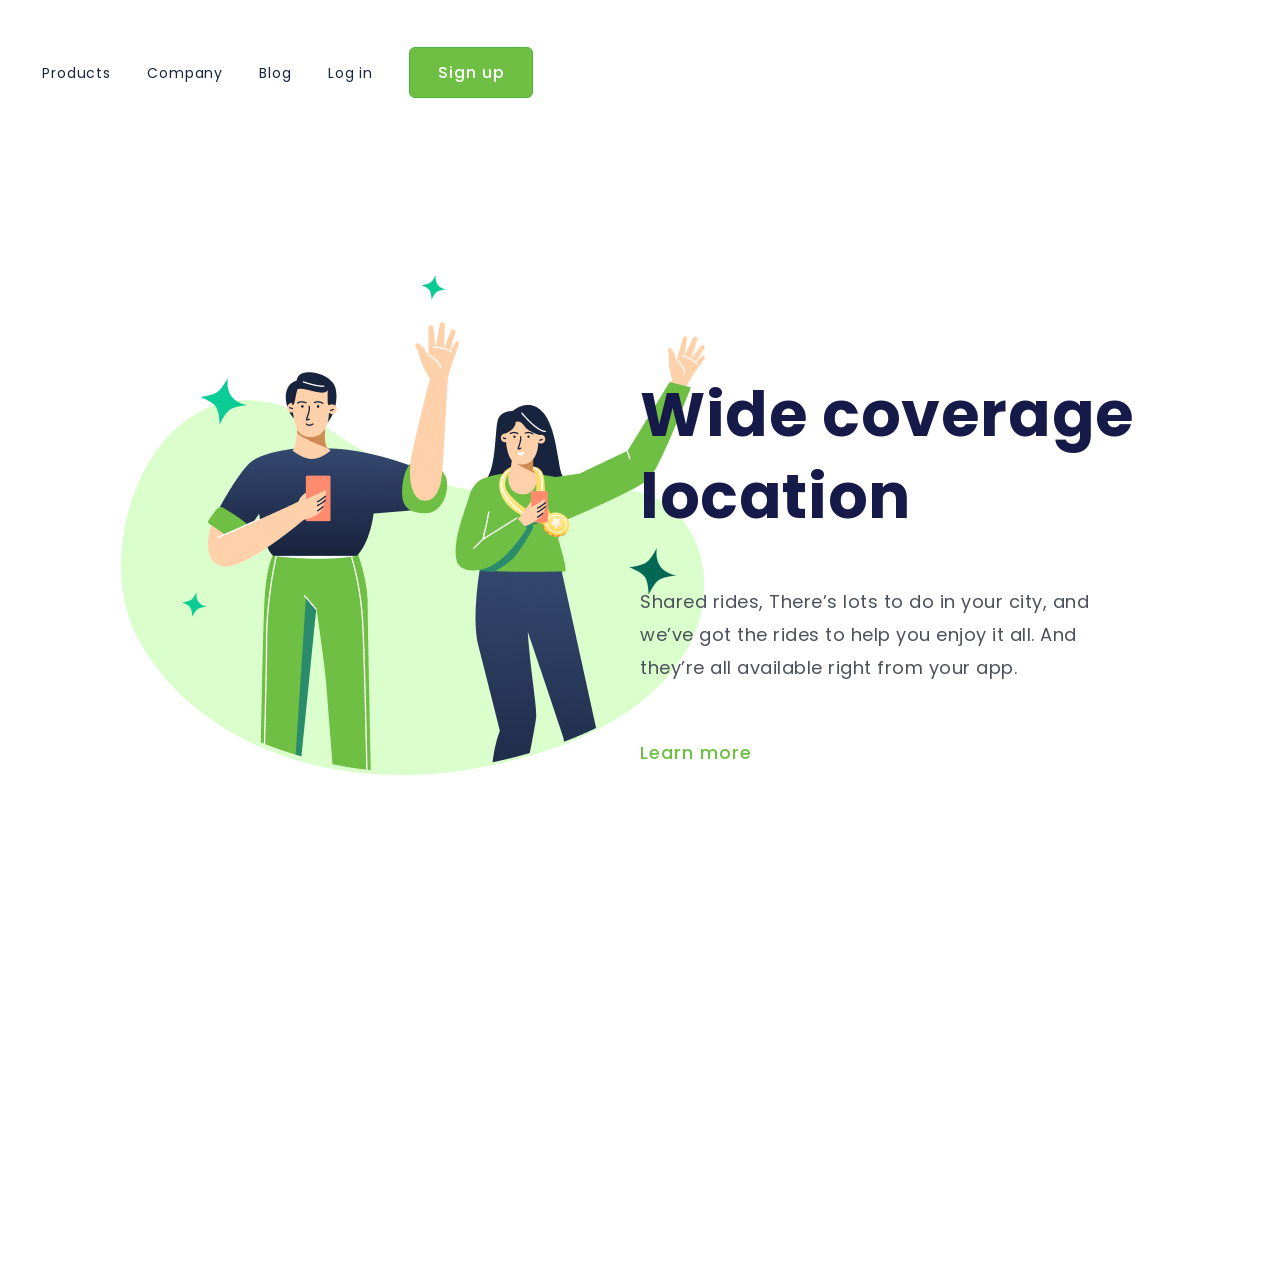
<file: HTML/index.html>
<!DOCTYPE html>
<html lang="en">
<head>
    <meta charset="UTF-8">
    <meta name="viewport" content="width=device-width, initial-scale=1.0">
    <link rel="preconnect" href="https://fonts.googleapis.com">
    <link rel="preconnect" href="https://fonts.gstatic.com" crossorigin>
    <link href="https://fonts.googleapis.com/css2?family=Poppins:ital,wght@0,100;0,200;0,300;0,400;0,500;0,600;0,700;0,800;0,900;1,100;1,200;1,300;1,400;1,500;1,600;1,700;1,800;1,900&display=swap" rel="stylesheet">
    <link rel="stylesheet" href="../CSS/styles.css">
    <title>Positive-Congratulation</title>
</head>
<body>
    <div>
    <section class="container-este">

        <header>
            <a class="este-link">Products</a>
            <a class="este-link">Company</a>
            <a class="este-link">Blog</a>
            <a class="este-link">Log in</a>
            <button class="este-button">Sign up</button>
        </header>
        <img src="../img/Positive-Congratulation.png.png" alt="Congratulation">

    </section>

    <section class="container-west">

        <h1>Wide coverage location</h1>
        <p>Shared rides, There’s lots to do in your city, and we’ve got the rides to help you enjoy it all. And they’re all available right from your app.</p>
        <a class="west-link">Learn more</a>

    </section>
    </div>

    
</body>
</html>
</file>
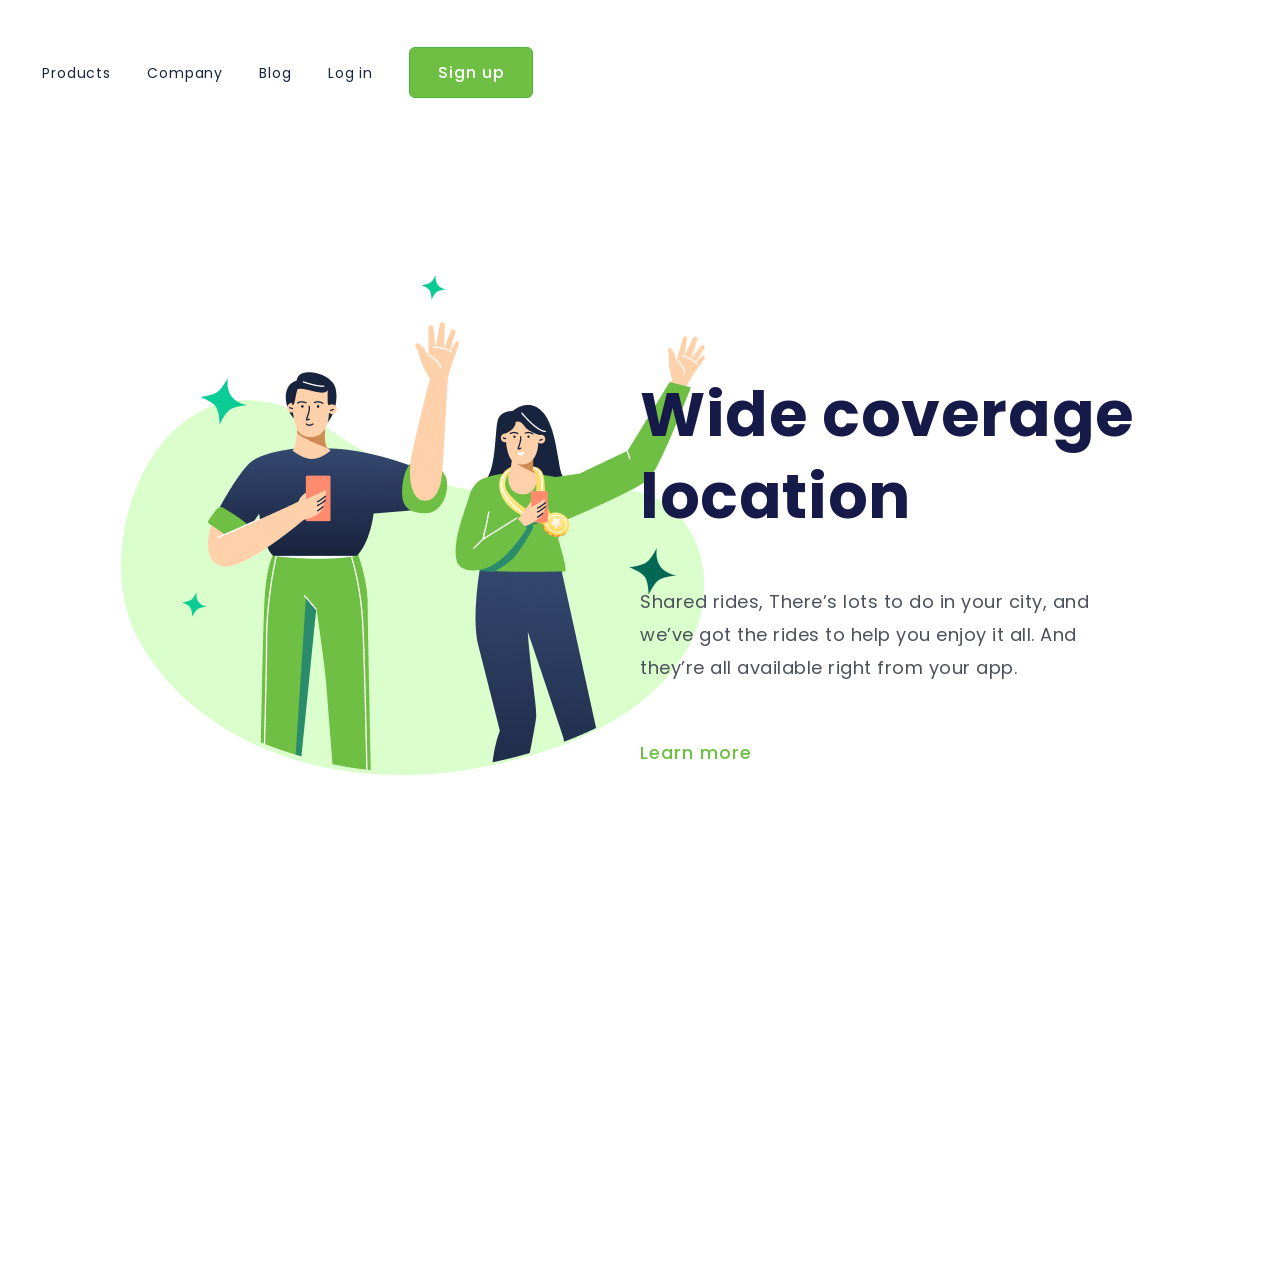
<file: HTML/-Positive--Congratulation.html>
<!DOCTYPE html>
<html lang="en">
<head>
    <meta charset="UTF-8">
    <meta name="viewport" content="width=device-width, initial-scale=1.0">
    <link rel="preconnect" href="https://fonts.googleapis.com">
    <link rel="preconnect" href="https://fonts.gstatic.com" crossorigin>
    <link href="https://fonts.googleapis.com/css2?family=Poppins:ital,wght@0,100;0,200;0,300;0,400;0,500;0,600;0,700;0,800;0,900;1,100;1,200;1,300;1,400;1,500;1,600;1,700;1,800;1,900&display=swap" rel="stylesheet">
    <link rel="stylesheet" href="../CSS/Positive--Congratulation.css">
    <title>-Positive--Congratulation</title>
</head>
<body>
    <div>
    <section class="container-este">

        <header>
            <a class="este-link">Products</a>
            <a class="este-link">Company</a>
            <a class="este-link">Blog</a>
            <a class="este-link">Log in</a>
            <button class="este-button">Sign up</button>
        </header>
        <img src="../img/Positive-Congratulation.png.png" alt="Congratulation">

    </section>

    <section class="container-west">

        <h1>Wide coverage location</h1>
        <p>Shared rides, There’s lots to do in your city, and we’ve got the rides to help you enjoy it all. And they’re all available right from your app.</p>
        <a class="west-link">Learn more</a>

    </section>
    </div>

    
</body>
</html>
</file>
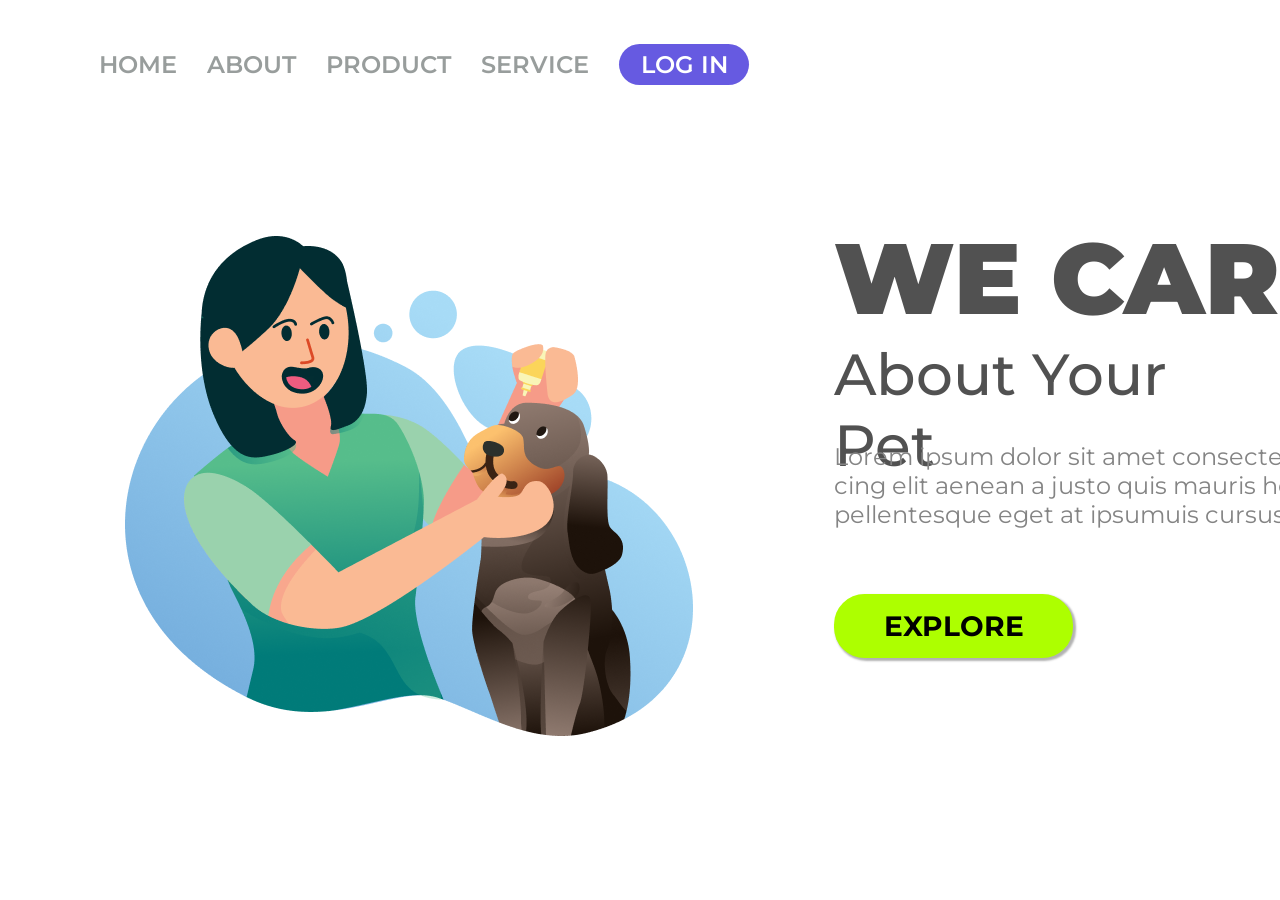
<file: HTML/1°desafio.html>
<!DOCTYPE html>
<html lang="pt-br">

<head>
    <meta charset="UTF-8">
    <meta name="viewport" content="width=device-width, initial-scale=1.0">
    <link rel="preconnect" href="https://fonts.googleapis.com">
    <link rel="preconnect" href="https://fonts.gstatic.com" crossorigin>
    <link href="https://fonts.googleapis.com/css2?family=Montserrat:ital,wght@0,100..900;1,100..900&display=swap"
        rel="stylesheet">
    <link rel="stylesheet" href="/CSS/1°desafio.css">
    <title>1°desafio</title>
</head>

<body>
    <div>
        <section class="section-right">

            <header>
                <a class="up-link">HOME</a>
                <a class="up-link">ABOUT</a>
                <a class="up-link">PRODUCT</a>
                <a class="up-link">SERVICE</a>
                <button>LOG IN</button>
            </header>
            <img src="../img/Illustration 2 (2).png" alt="girl-dog">
        </section>
        <section class="section-left">
            <h1>WE CARE</h1>
            <h2>About Your Pet</h2>
            <p>Lorem ipsum dolor sit amet consecteturad
                cing elit aenean a justo quis mauris hendri
                pellentesque eget at ipsumuis cursusturpi.</p>
            <button class="button-bot">EXPLORE </button>
        </section>
    </div>
</body>

</html>
</file>
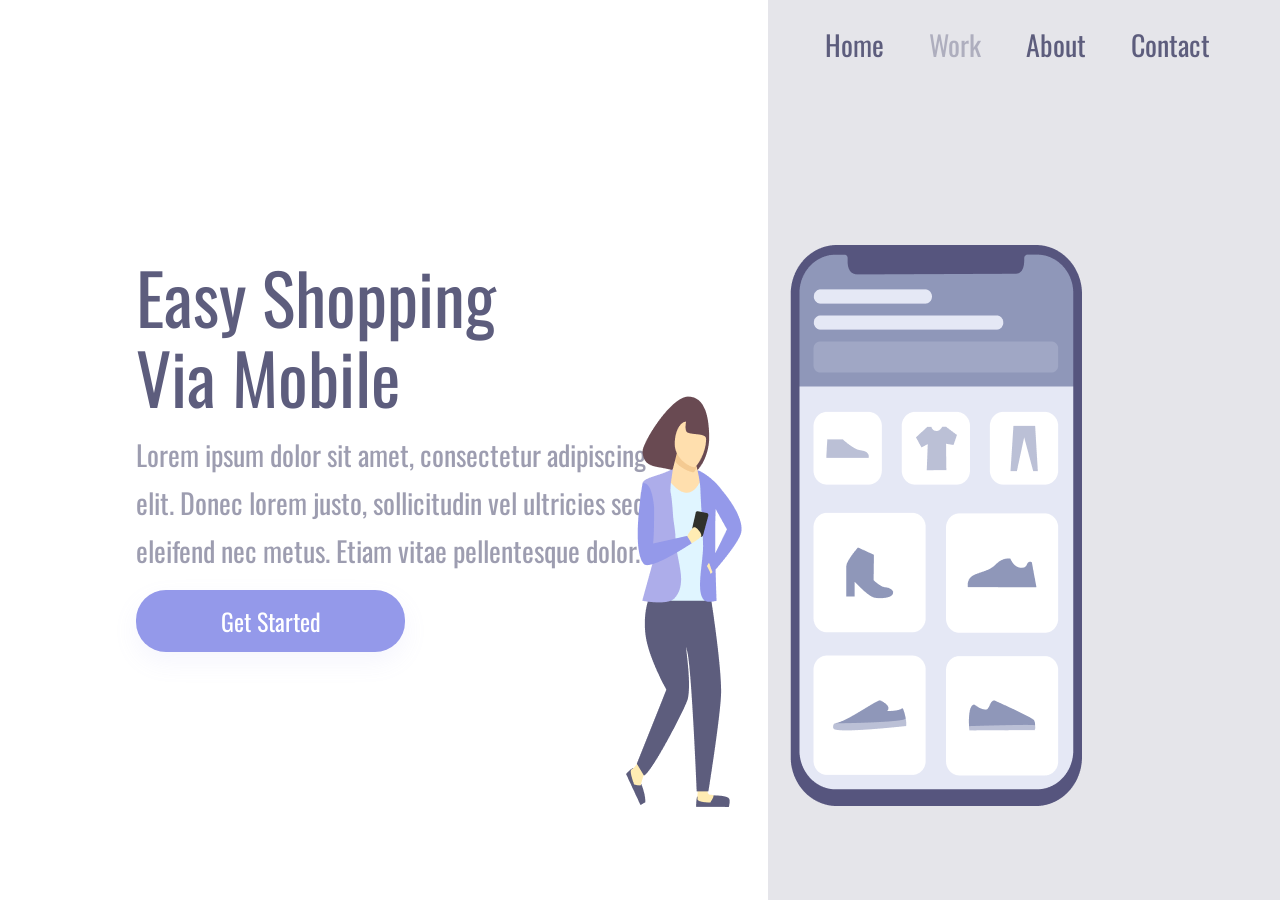
<file: HTML/projeto-figma.html>
<!DOCTYPE html>
<html lang="en">
<head>
    <meta charset="UTF-8">
    <meta name="viewport" content="width=device-width, initial-scale=1.0">
    <link rel="preconnect" href="https://fonts.googleapis.com">
    <link rel="preconnect" href="https://fonts.gstatic.com" crossorigin>
    <link href="https://fonts.googleapis.com/css2?family=Oswald:wght@200..700&display=swap" rel="stylesheet">
    <link rel="stylesheet" href="../CSS/projeto-figma.css">
    <title>projeto-figma-</title>
</head>
<body>
    <div class="wrapper">
    <section class="container-left">
        <h1>Easy Shopping Via Mobile</h1>
        <p>Lorem ipsum dolor sit amet, consectetur adipiscing elit. Donec lorem justo, sollicitudin vel ultricies sed, eleifend nec metus. Etiam vitae pellentesque dolor. </p>
        <button>Get Started</button>
    </section>
    <section class="container-right">
        <header>
            <a>Home</a>
            <a>Work</a>
            <a>About</a>
            <a>Contact</a> 
        </header>
        <img src="../img/girl-cellphone.png" alt="girl-cellphone">
    </section>
    </div>

</body>
</html>
</file>
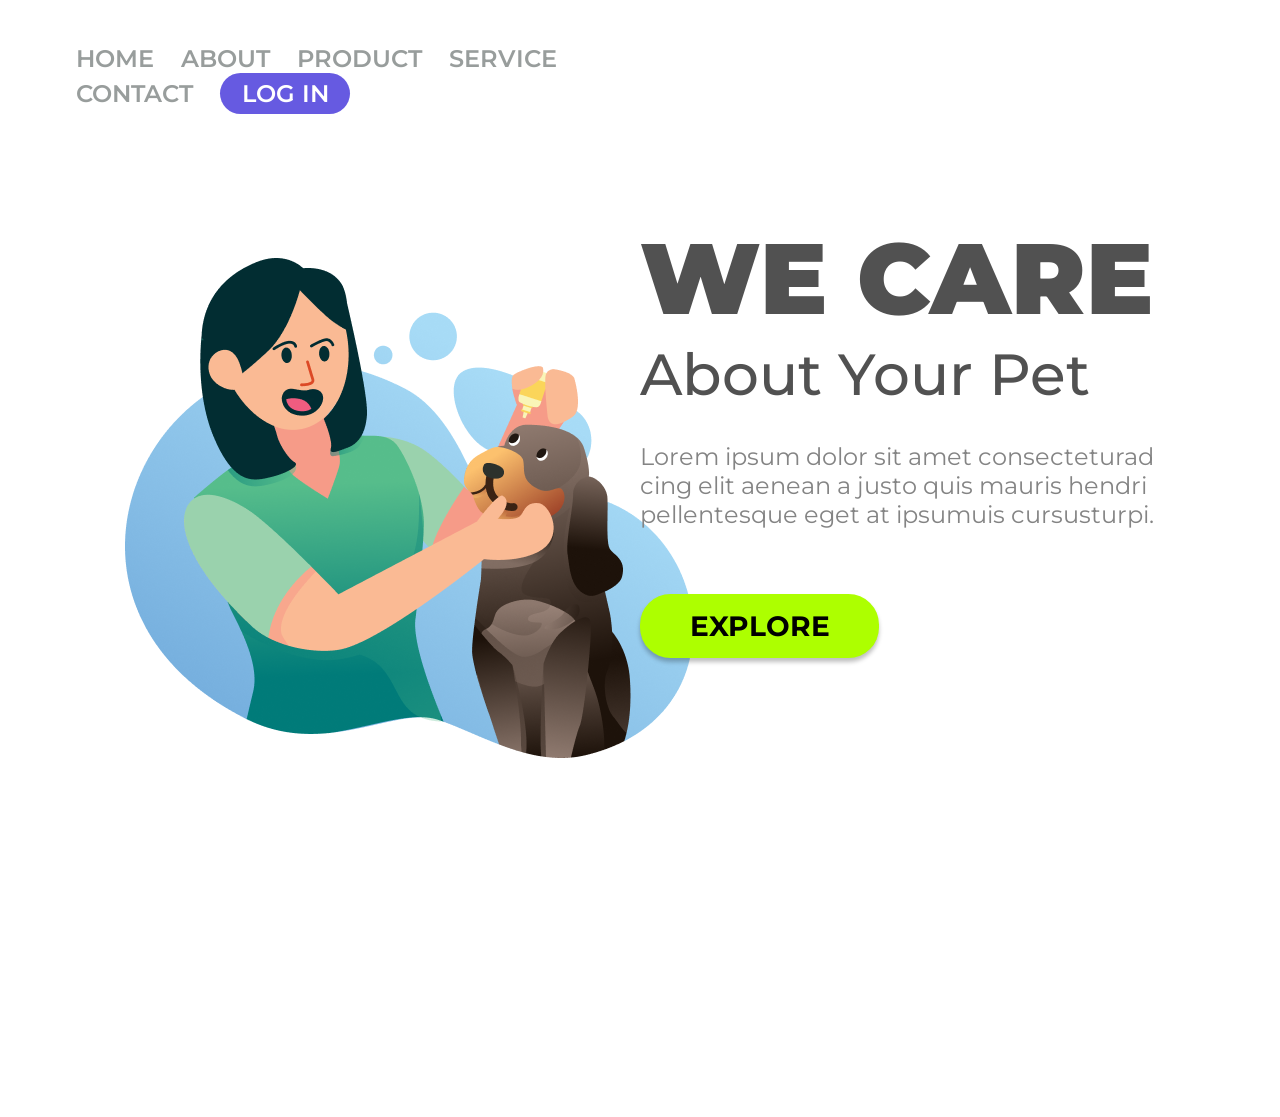
<file: HTML/projeto-we-care.html>
<!DOCTYPE html>
<html lang="en">
<head>
    <meta charset="UTF-8">
    <meta name="viewport" content="width=device-width, initial-scale=1.0">
    <link rel="preconnect" href="https://fonts.googleapis.com">
    <link rel="preconnect" href="https://fonts.gstatic.com" crossorigin>
    <link href="https://fonts.googleapis.com/css2?family=Montserrat:ital,wght@0,100..900;1,100..900&display=swap" rel="stylesheet">
    <link rel="stylesheet" href="../CSS/projeto-we-care.css">
    <title>projeto-we-care</title>
</head>
<body>
    <div>

    <section class="container-west">
        <header>    
            <a>HOME</a>
            <a>ABOUT</a>
            <a>PRODUCT</a>
            <a>SERVICE</a>
            <a>CONTACT</a>
            <button class="button-west">LOG IN</button>
        </header>  
        <img src="../img/we-care.png.png" alt="girl-dog">     
    </section>

    <section class="container-este">
        <h1>WE CARE</h1>
        <h2>About Your Pet</h2>
        <p>Lorem ipsum dolor sit amet consecteturad
cing elit aenean a justo quis mauris hendri
pellentesque eget at ipsumuis cursusturpi.</p>
        <button class="button-este">EXPLORE</button>
    </section>

    </div> 

    
    


    
    
</body>
</html>
</file>
<file: CSS/styles.css>
* {
    margin: 0;
    padding: 0;
    box-sizing: border-box;
    font-family: "Poppins", sans-serif;
}

div {
    width: 100vw;
    height: 100vh;
}

.container-este {
    display: inline-block;
    width: 50vw;
    height: 100%;
}

header {
    margin: 47px 0 0 42px;
}

.este-link {
    font-size: 14px;
    font-weight: 400;
    letter-spacing: 0.88px;
    text-align: center;
    color: #17233D;
    margin-right: 32px;
    cursor: pointer;
}

.este-button {
    width: 124px;
    height: 51px;
    border-radius: 6px;
    border: 1px solid #4CB538;
    background: #6FBF44;
    font-weight: 500;
    font-size: 16px;
    letter-spacing: 1px;
    color: #FFFFFF;
    cursor: pointer;
}

button:hover {
    opacity: 0.6;
}

button:active {
    opacity: 0.8;
}

img {
    margin: 177px 0 0 121px;
}

.container-west {
    display: inline-block;
    position: absolute;
    margin-top: 374px;
    width: 50vw;
    height: 100%;
}

h1 {
    font-weight: 700;
    font-size: 62px;
    line-height: 82px;
    color: #161A49;
    letter-spacing: 0.6px;
    width: 582px;
}

p {
    font-weight: 400;
    font-size: 18px;
    line-height: 33px;
    width: 493px;
    letter-spacing: 0.5px;
    color: #4B505A;
    margin: 47px 0 55px;
}

.west-link {
    font-weight: 500;
    font-size: 18px;
    letter-spacing: 1px;
    color: #6FBF44;
    cursor: pointer;
}

a:hover {
    color: #0dd3b2;
}

a:active {
    opacity: 0.4;
}

@media screen and (max-width: 1200px) {

    .container-este {
        display: inline-block;
        width: 100vw;
        height: 100%;
        position: absolute;
        text-align: center;
    }

     header{
        margin: 17px 15px 0 284px;
        
    }

    .este-link {
        display: none;
    }

    .este-button{
        width: 91px;
        height: 31px;
        border-radius: 6px;
        font-size: 12px;
    }

    img {
        width: 312px;
        height: 288px;      
        margin: 490px auto 0;
    }

    .container-west {
        width: 100vw;
        margin: 130px auto 0;
        text-align: center;
    }

    h1 {
        font-size: 30px;
        line-height: 30px;
        width: 278px;
        margin: auto;
        
    }

    p {
        width: 304px;
        margin: 29px auto 26px;
    }

    


   



}
</file>
<file: CSS/Positive--Congratulation.css>
* {
    margin: 0;
    padding: 0;
    box-sizing: border-box;
    font-family: "Poppins", sans-serif;
}

div {
    width: 100vw;
    height: 100vh;
}

.container-este {
    display: inline-block;
    width: 50vw;
    height: 100%;
}

header {
    margin: 47px 0 0 42px;
}

.este-link {
    font-size: 14px;
    font-weight: 400;
    letter-spacing: 0.88px;
    text-align: center;
    color: #17233D;
    margin-right: 32px;
    cursor: pointer;
}

.este-button {
    width: 124px;
    height: 51px;
    border-radius: 6px;
    border: 1px solid #4CB538;
    background: #6FBF44;
    font-weight: 500;
    font-size: 16px;
    letter-spacing: 1px;
    color: #FFFFFF;
    cursor: pointer;
}

button:hover {
    opacity: 0.6;
}

button:active {
    opacity: 0.8;
}

img {
    margin: 177px 0 0 121px;
}

.container-west {
    display: inline-block;
    position: absolute;
    margin-top: 374px;
    width: 50vw;
    height: 100%;
}

h1 {
    font-weight: 700;
    font-size: 62px;
    line-height: 82px;
    color: #161A49;
    letter-spacing: 0.6px;
    width: 582px;
}

p {
    font-weight: 400;
    font-size: 18px;
    line-height: 33px;
    width: 493px;
    letter-spacing: 0.5px;
    color: #4B505A;
    margin: 47px 0 55px;
}

.west-link {
    font-weight: 500;
    font-size: 18px;
    letter-spacing: 1px;
    color: #6FBF44;
    cursor: pointer;
}

a:hover {
    color: #0dd3b2;
}

a:active {
    opacity: 0.4;
}

@media screen and (max-width: 1000px) {

    .container-este {
        display: inline-block;
        width: 100vw;
        height: 50%;
        position: absolute;
        text-align: center;
    }

     header{
        margin: 17px 15px 0 284px;
        position: relative;
    }

    .este-link {
        display: none;
    }

    .este-button{
        width: 91px;
        height: 31px;
        border-radius: 6px;
        font-size: 12px;
    }

    img {
        width: 312px;
        height: 288px;
        position: relative;
        margin: 490px auto 0;
    }

    .container-west {
        width: 100vw;
        height: 50vh;
        position: absolute;
        margin: 130px auto 0;
        text-align: center;
    }

    h1 {
        font-size: 30px;
        line-height: 30px;
        width: 278px;
        margin: 0 auto;
        
    }

    p {
        width: 304px;
        margin: 29px auto 26px;
    }

    


   



}
</file>
<file: CSS/1°desafio.css>
* {
    padding: 0;
    margin: 0;
    box-sizing: border-box;
    font-family: "Montserrat", sans-serif;

}

div {
    width: 100vw;
    height: 100vh;
}




.section-right {
    display: inline-block;
}


header {
    margin: 44px 0 0 76px;
    font-size: 24px;
    font-weight: 600;
    color: #989D9C;

}

.up-link {
    margin-left: 23px;
    cursor: pointer;
}

button {
    width: 130px;
    height: 41px;
    border-radius: 20.5px;
    background: #665AE1;
    font-weight: 600;
    font-size: 24px;
    color: #FFFFFF;
    border: none;
    cursor: pointer;
    margin-left: 23px;
}


.section-left {
    display: inline-block;
    margin: 217px 0 0 85px;
    position: absolute;
}




h1 {
    font-weight: 900;
    font-size: 100px;
    width: 513px;
    height: 122px;
    color: #515151;

}

h2 {
    font-weight: 500;
    font-size: 58px;
    width: 448px;
    height: 71px;
    color: #515151;

}

p {
    font-weight: 400;
    font-size: 24px;
    width: 515px;
    height: 87px;
    color: #848484;
    margin: 32px 0 65px 0;
}

.button-bot {
    width: 239px;
    height: 64px;
    border-radius: 30.5px;
    background: #ADFF00;
    box-shadow: 2px 2px 2px 1px rgba(0, 0, 0, 0.30);
    font-size: 28px;
    color: #000000;
    font-weight: 700;
    margin-left: 0px;
}

img {
    margin: 151px 0 0 125px;
}
</file>
<file: CSS/projeto-figma.css>
*{
    margin: 0;
    padding: 0;
    box-sizing: border-box;
    font-family: "Oswald", sans-serif;
    font-weight: 400;
    color: rgb(93, 93, 125);

}
 .wrapper{
    width: 100vw;
    height: 100vh;
 }

 .container-left{
     display: inline-block;
     width: 60%;
     padding-left: 136px;
     margin-top: 20%;
}
  
 .container-right{
    display: inline-block;
    background: rgb(93, 93, 125, 0.16);
    height: 100%;
    width: 40%;
    position: absolute;
 }  
 img{
    position: relative; 
    top: 20%;
    right: 142px
 }
 h1{
   font-size: 70px;
   line-height: 80px;
   width: 368px;
 }  
 p{
   font-size: 28px;
   line-height: 48px;
   opacity: 0.6;
   margin: 15px 0 15px 0;
   width: 540px;
 }

 button{
   width: 269px;
   height: 62px;
   background: rgba(148, 153, 234, 1);
   box-shadow: 0px 10px 24px rgba(148, 153, 234, 0.098);
   border-radius: 30px;
   font-size: 24px;
   color: rgba(255, 255, 255, 1);  
   border: none; 
   cursor: pointer;
 }

 button:hover{
   opacity: 0.8; 
 }
 button:active{
   opacity: 0.5; 
 }
 a{
  font-size: 28px;
  line-height: 41px;
  color: #5D5D7D;
  margin-right: 41px;
  cursor: pointer;
 }

 a:nth-child(2){
  opacity: 0.4;
 }   

 a:hover{
  opacity: 0.4;
 }
a:active{
  opacity: 0.8;
}

header{
  margin: 24px 0 0 57px;
}

@media  screen and (max-width: 900px) {
   .container-left{
    width: 100%;
    height: 50%;
    padding: 0;
    margin: 0;
   }

   .container-right{
    display: block;
    height: auto;
    width: 100%;
    position: static;
    padding: 40px
   }

   img{
    position:static;
    max-width: 90%;
   }

   header{
    display: none;
   }

   h1{
    font-size: 36px;
    line-height: 52px;
    width:auto;
    text-align: center;
    margin:58px 50px 0 50px;
   }
   p{
    margin: 15px 40px;
    width: auto;
    text-align: center;
    font-size: 14px;
    line-height:24px;
   }
  
   button{
    margin: 0 auto;
    display: block;

   }

}
</file>
<file: CSS/projeto-we-care.css>
* {
    margin: 0;
    padding: 0;
    box-sizing: border-box;
    font-family: "Montserrat", sans-serif;
}

div {
    width: 100vw;
    height: 100vh;
}

.container-west {
    display: inline-block;
    width: 50vw;
    height: 100%;
}

header {
    margin: 44px 0 0 76px;
}

a {
    font-weight: 600;
    font-size: 24px;
    color: #989D9C;
    margin-right: 23px;
    cursor: pointer;
}

a:hover {
    opacity: 0.6;
}

a:active {
    opacity: 0.8;
}

.button-west {
    width: 130px;
    height: 41px;
    border-radius: 50px;
    background: #665AE1;
    font-weight: 600;
    font-size: 24px;
    color: #FFFFFF;
    border: none;
    cursor: pointer;
}


img {
    margin: 144PX 0 0 125PX;
}

.container-este {
    display: inline-block;
    width: 50vw;
    height: 100%;
    position: absolute;
    margin-top: 217px;

}

h1 {
    font-weight: 900;
    font-size: 100px;
    color: #515151;

}

h2 {
    font-weight: 500;
    font-size: 58px;
    color: #515151;
}

p {
    font-weight: 400;
    font-size: 24px;
    width: 515px;
    color: #848484;
    margin: 32px 0 65px 0;
}

.button-este {
    width: 239px;
    height: 64px;
    border-radius: 30.5px;
    background: #ADFF00;
    border: none;
    font-weight: 700;
    font-size: 28px;
    color: #000000;
    box-shadow: 0px 4px 4px rgba(0, 0, 0, 0.25);
    cursor: pointer;
}

button:hover {
    opacity: 0.8;
}

button:active {
    opacity: 0.6;
}




@media screen and (max-width:900px) {
    .container-west {
        width: 100vw;
        height: 50vh;
        font-size: 30px;
        margin-bottom: 17px;
    }

    header {

        display: none;
    }

    img {
        width: 354px;
        height: 317px;
        margin: 149px auto;
        display: block;
    }

    .container-este {
        display: block;
        width: 100vw;
        height: 50vh;
        margin: 24px auto;
        text-align: center;
    }

    h1 {
        font-size: 50px;
    }

    h2 {
        font-size: 30px;
        margin-bottom: 17px;
    }

    p {
        display: none;
    }

}
</file>
